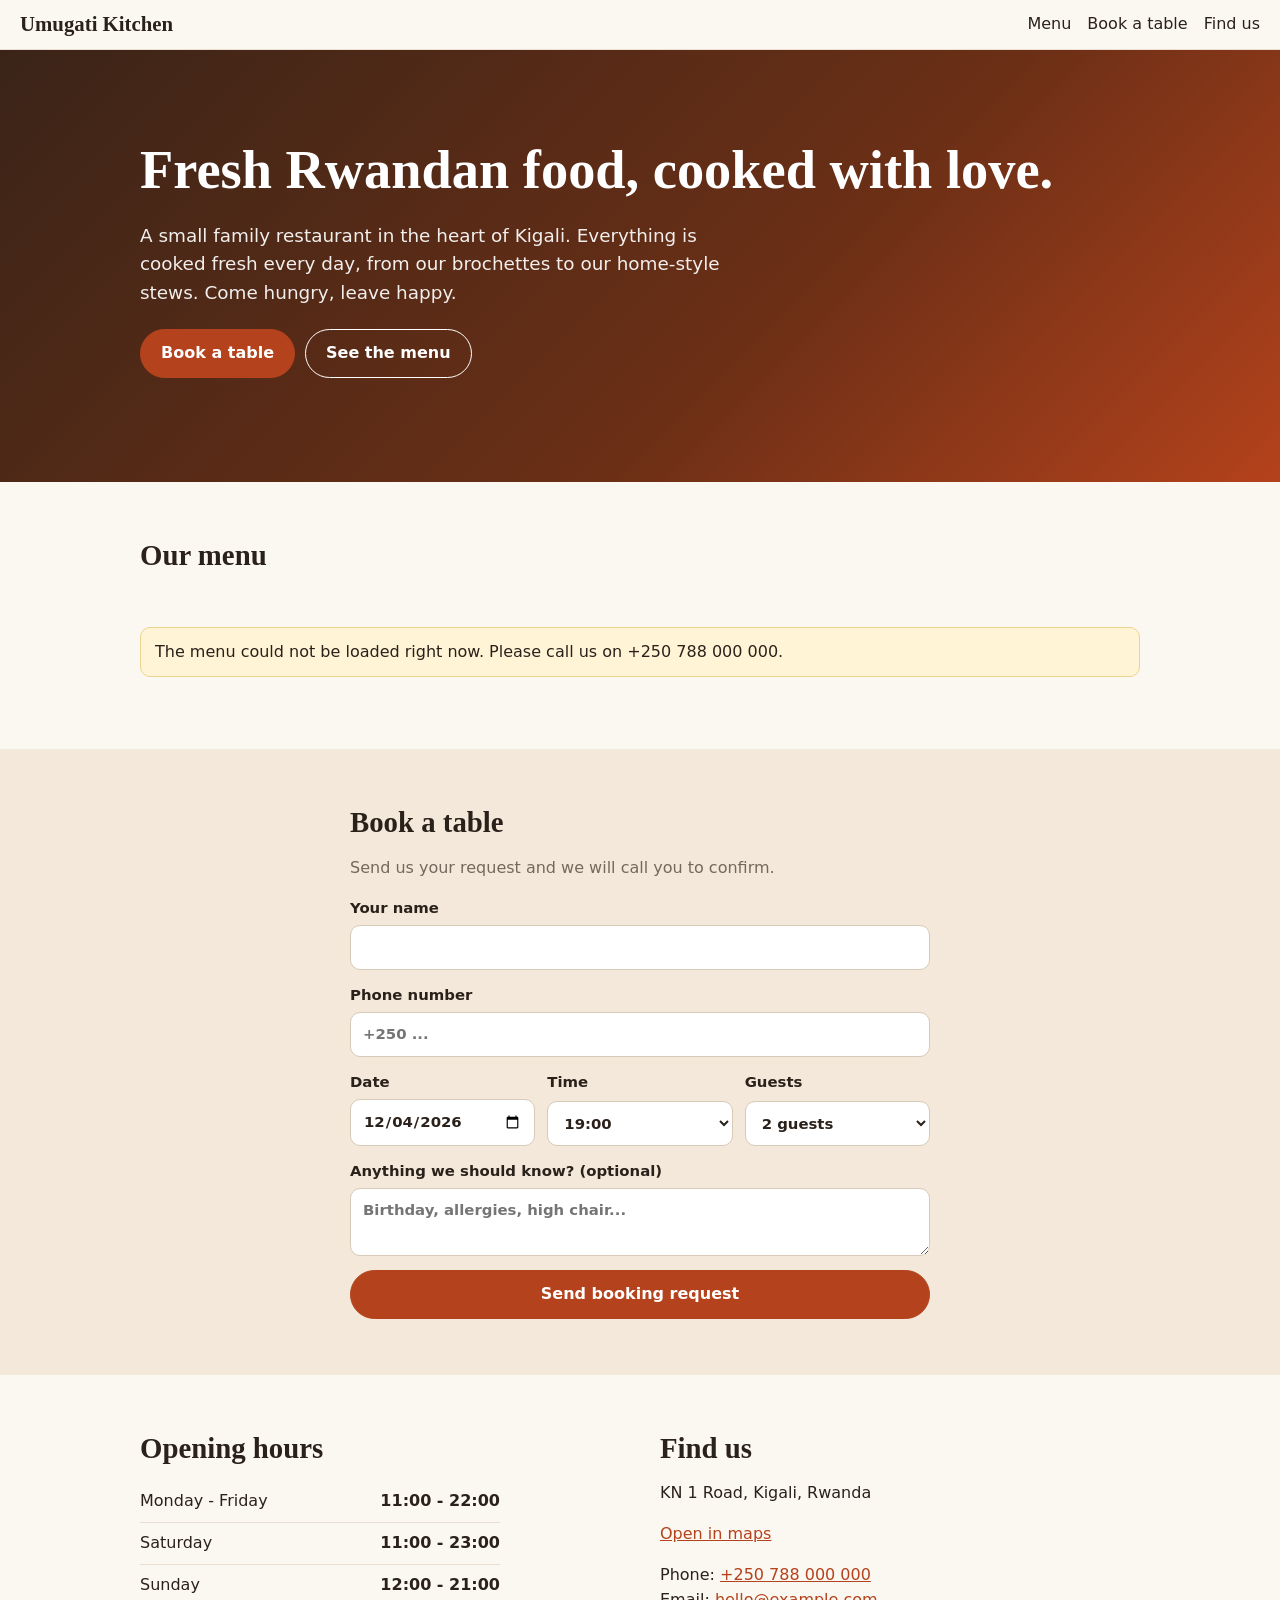
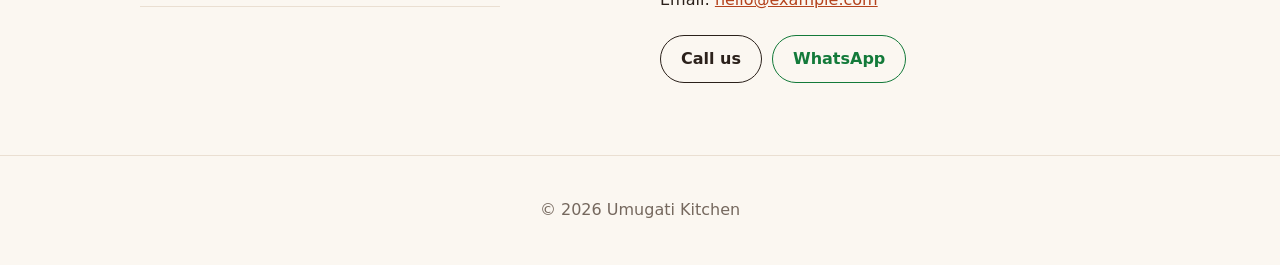
<file: site/index.html>
<!doctype html>
<html lang="en">
<head>
<meta charset="utf-8">
<meta name="viewport" content="width=device-width, initial-scale=1">
<title>Restaurant</title>
<meta name="description" content="Menu, opening hours and table booking.">
<link rel="stylesheet" href="css/style.css">
</head>
<body>
<header class="top">
  <a class="brand" href="#top" id="brand">Restaurant</a>
  <nav><a href="#menu">Menu</a><a href="#book-section">Book a table</a><a href="#visit">Find us</a></nav>
</header>

<main id="top">
  <section class="hero">
    <div class="wrap">
      <h1 id="tagline"></h1>
      <p id="about" class="lead"></p>
      <p class="cta"><a class="btn primary" href="#book-section">Book a table</a> <a class="btn" href="#menu">See the menu</a></p>
    </div>
  </section>

  <section id="menu" class="wrap">
    <h2>Our menu</h2>
    <div id="tabs" class="chips" role="tablist" aria-label="Menu categories"></div>
    <div id="menu-list" class="dishes"><p class="muted">Loading the menu...</p></div>
  </section>

  <section id="book-section" class="band">
    <div class="wrap narrow">
      <h2>Book a table</h2>
      <p class="muted">Send us your request and we will call you to confirm.</p>
      <form id="book" novalidate>
        <label>Your name <input name="name" autocomplete="name" maxlength="80" required></label>
        <label>Phone number <input name="phone" type="tel" autocomplete="tel" maxlength="30" placeholder="+250 ..." required></label>
        <div class="row3">
          <label>Date <input name="date" type="date" required></label>
          <label>Time <select name="time"></select></label>
          <label>Guests <select name="guests"></select></label>
        </div>
        <label>Anything we should know? (optional) <textarea name="notes" rows="2" maxlength="300" placeholder="Birthday, allergies, high chair..."></textarea></label>
        <input class="hp" name="website" tabindex="-1" autocomplete="off" aria-hidden="true">
        <button class="btn primary" type="submit">Send booking request</button>
        <p id="book-msg" class="msg" hidden role="status"></p>
      </form>
    </div>
  </section>

  <section id="visit" class="wrap two">
    <div>
      <h2>Opening hours</h2>
      <table class="hours"><tbody id="hours"></tbody></table>
    </div>
    <div>
      <h2>Find us</h2>
      <p id="addr"></p>
      <p><a id="map" target="_blank" rel="noopener">Open in maps</a></p>
      <p>Phone: <a id="tel"></a><br>Email: <a id="mail"></a></p>
      <p class="cta"><a class="btn" id="call">Call us</a> <a class="btn wa" id="wa" target="_blank" rel="noopener" hidden>WhatsApp</a></p>
    </div>
  </section>
</main>

<footer><p>&copy; <span id="year"></span> <span id="foot-name"></span></p></footer>

<script src="js/config.js"></script>
<script src="js/api.js"></script>
<script src="js/app.js"></script>
</body>
</html>
</file>
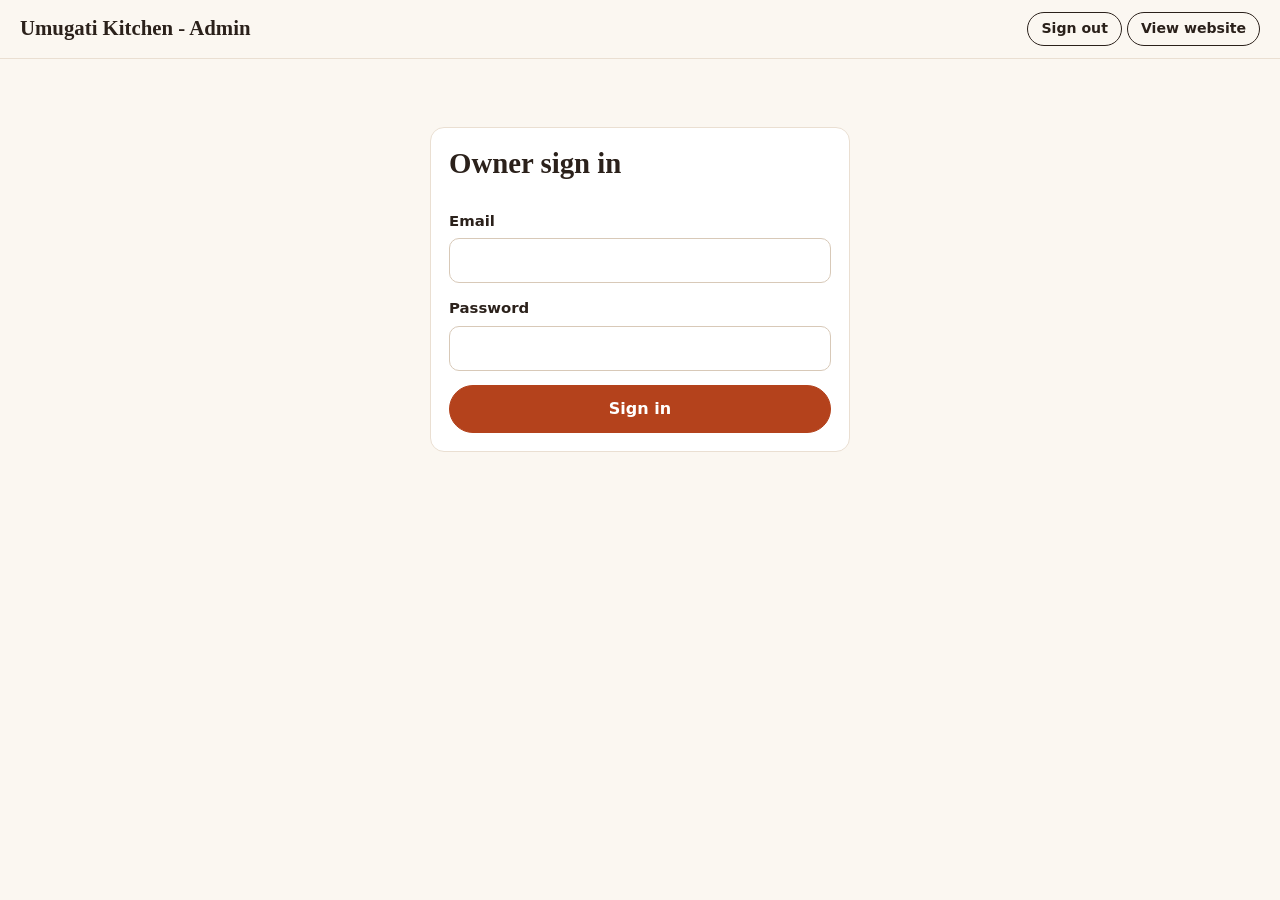
<file: site/admin.html>
<!doctype html>
<html lang="en">
<head>
<meta charset="utf-8">
<meta name="viewport" content="width=device-width, initial-scale=1">
<meta name="robots" content="noindex">
<title>Admin</title>
<link rel="stylesheet" href="css/style.css">
<link rel="stylesheet" href="css/admin.css">
</head>
<body class="admin">
<header class="top"><span class="brand" id="brand">Admin</span><span><span id="who" class="muted"></span> <button class="btn small" id="out" hidden>Sign out</button> <a class="btn small" href="index.html">View website</a></span></header>

<main class="wrap" id="login-box">
  <form id="login" class="card narrow-card">
    <h2>Owner sign in</h2>
    <label>Email <input name="email" type="email" autocomplete="username" required></label>
    <label>Password <input name="password" type="password" autocomplete="current-password" required></label>
    <button class="btn primary" type="submit">Sign in</button>
    <p id="login-msg" class="msg bad" hidden></p>
  </form>
</main>

<main class="wrap" id="app" hidden>
  <div class="chips" id="tabs"><button class="chip on" data-t="res">Bookings <span id="newcount" class="badge" hidden></span></button><button class="chip" data-t="menu">Menu</button></div>

  <section id="res">
    <div class="bar"><select id="rf"><option value="upcoming">Coming up</option><option value="new">Waiting for me to confirm</option><option value="all">All bookings</option></select><span class="muted" id="rcount"></span></div>
    <div class="card scroll"><table class="tbl" id="rt"><thead><tr><th>When</th><th>Guest</th><th>Phone</th><th>Guests</th><th>Notes</th><th>Status</th><th></th></tr></thead><tbody></tbody></table></div>
  </section>

  <section id="menu" hidden>
    <div class="bar"><button class="btn primary" id="add">Add a dish</button><span class="muted">Switch a dish off when it is finished. Customers only see dishes that are on.</span></div>
    <div class="card scroll"><table class="tbl" id="mt"><thead><tr><th>Dish</th><th>Category</th><th>Price</th><th>On the menu</th><th></th></tr></thead><tbody></tbody></table></div>
  </section>
  <p id="msg" class="msg" hidden role="status"></p>
</main>

<dialog id="dlg">
  <form method="dialog" id="df">
    <h3 id="dt">Dish</h3>
    <label>Name <input name="name" maxlength="80" required></label>
    <label>Category <input name="category" list="cats" maxlength="40" required placeholder="Starters, Mains, Desserts, Drinks..."></label><datalist id="cats"></datalist>
    <label>Description <textarea name="description" rows="2" maxlength="300"></textarea></label>
    <div class="row2"><label>Price <input name="price" type="number" min="0" step="any" required></label><label>Order in list <input name="sort_order" type="number" step="1" value="0"></label></div>
    <label>Photo link (optional) <input name="image_url" type="url" placeholder="https://..."></label>
    <label class="check"><input name="available" type="checkbox" checked> Show on the menu</label>
    <p id="dmsg" class="msg bad" hidden></p>
    <div class="row2"><button class="btn" value="cancel" formnovalidate>Cancel</button><button class="btn primary" id="save" value="ok">Save</button></div>
  </form>
</dialog>

<script src="js/config.js"></script>
<script src="js/api.js"></script>
<script src="js/admin.js"></script>
</body>
</html>
</file>
<file: site/css/style.css>
:root { --bg: #fbf7f1; --card: #fff; --ink: #2b211b; --muted: #75685e; --brand: #b4421c; --brand-d: #8f3315; --line: #eadfd2; --band: #f3e8d9; --ok: #1f7a46; --bad: #b3261e; --radius: 14px; }
* { box-sizing: border-box; }
html { scroll-behavior: smooth; scroll-padding-top: 70px; }
body { margin: 0; background: var(--bg); color: var(--ink); font: 16px/1.55 system-ui, -apple-system, "Segoe UI", Roboto, sans-serif; }
h1, h2, h3, .brand { font-family: Georgia, "Times New Roman", serif; line-height: 1.2; }
h1 { font-size: clamp(2rem, 6vw, 3.4rem); margin: 0 0 .6rem; }
h2 { font-size: 1.8rem; margin: 0 0 1rem; }
a { color: var(--brand); }
.wrap { max-width: 1040px; margin: 0 auto; padding: 56px 20px; }
.wrap.narrow { max-width: 620px; }
.muted { color: var(--muted); }
.top { position: sticky; top: 0; z-index: 5; display: flex; align-items: center; justify-content: space-between; gap: 12px; padding: 12px 20px; background: rgba(251, 247, 241, .94); backdrop-filter: blur(6px); border-bottom: 1px solid var(--line); }
.brand { font-size: 1.3rem; font-weight: 700; color: var(--ink); text-decoration: none; }
.top nav a { margin-left: 16px; color: var(--ink); text-decoration: none; font-weight: 500; }
.top nav a:hover { color: var(--brand); }
.hero { background: linear-gradient(135deg, #3a2418, #6b2f16 60%, #b4421c); color: #fff; }
.hero .wrap { padding: 88px 20px; }
.lead { font-size: 1.15rem; max-width: 620px; opacity: .92; }
.cta { display: flex; gap: 10px; flex-wrap: wrap; margin-top: 22px; }
.btn { display: inline-block; padding: 11px 20px; border-radius: 999px; border: 1.5px solid currentColor; background: transparent; color: inherit; font: inherit; font-weight: 600; text-decoration: none; cursor: pointer; }
.hero .btn { color: #fff; }
.btn.primary { background: var(--brand); border-color: var(--brand); color: #fff; }
.btn.primary:hover { background: var(--brand-d); border-color: var(--brand-d); }
.btn.wa { color: #137a3a; }
.btn:disabled { opacity: .6; cursor: wait; }
.chips { display: flex; flex-wrap: wrap; gap: 8px; margin-bottom: 22px; }
.chip { padding: 7px 16px; border-radius: 999px; border: 1px solid var(--line); background: var(--card); color: var(--ink); font: inherit; cursor: pointer; }
.chip.on { background: var(--ink); border-color: var(--ink); color: #fff; }
.dishes { display: grid; grid-template-columns: repeat(auto-fill, minmax(290px, 1fr)); gap: 16px; }
.dish { background: var(--card); border: 1px solid var(--line); border-radius: var(--radius); overflow: hidden; display: flex; flex-direction: column; }
.dish img { width: 100%; height: 170px; object-fit: cover; display: block; }
.dish-body { padding: 14px 16px 16px; }
.dish-top { display: flex; justify-content: space-between; gap: 10px; align-items: baseline; }
.dish h3 { margin: 0; font-size: 1.12rem; }
.dish p { margin: 6px 0 10px; color: var(--muted); font-size: .95rem; }
.price { font-weight: 700; color: var(--brand); white-space: nowrap; }
.tag { font-size: .75rem; text-transform: uppercase; letter-spacing: .06em; color: var(--muted); }
.note { background: #fff4d6; border: 1px solid #ecd48f; padding: 12px 14px; border-radius: 10px; grid-column: 1 / -1; }
.band { background: var(--band); }
form { display: grid; gap: 14px; }
label { display: grid; gap: 5px; font-weight: 600; font-size: .93rem; }
input, select, textarea { font: inherit; padding: 10px 12px; border: 1px solid #d8c9b8; border-radius: 10px; background: #fff; color: var(--ink); width: 100%; }
input:focus, select:focus, textarea:focus, .btn:focus-visible, .chip:focus-visible { outline: 3px solid rgba(180, 66, 28, .35); outline-offset: 1px; }
.row3 { display: grid; grid-template-columns: repeat(3, 1fr); gap: 12px; }
.hp { position: absolute; left: -9999px; width: 1px; height: 1px; opacity: 0; }
.msg { margin: 0; padding: 11px 14px; border-radius: 10px; font-weight: 500; }
.msg.ok { background: #e3f4ea; color: var(--ok); } .msg.bad { background: #fde8e6; color: var(--bad); }
.two { display: grid; grid-template-columns: 1fr 1fr; gap: 40px; }
.hours { border-collapse: collapse; width: 100%; max-width: 360px; }
.hours td { padding: 8px 0; border-bottom: 1px solid var(--line); } .hours td:last-child { text-align: right; font-weight: 600; }
footer { text-align: center; padding: 26px 20px; color: var(--muted); border-top: 1px solid var(--line); }
@media (max-width: 720px) { .two { grid-template-columns: 1fr; gap: 10px; } .row3 { grid-template-columns: 1fr 1fr; } .row3 label:first-child { grid-column: 1 / -1; } .top nav a:nth-child(3) { display: none; } .wrap { padding: 40px 16px; } .hero .wrap { padding: 60px 16px; } }
</file>
<file: site/css/admin.css>
.admin .wrap { padding-top: 28px; }
.card { background: #fff; border: 1px solid var(--line); border-radius: var(--radius); padding: 18px; }
.narrow-card { max-width: 420px; margin: 40px auto; }
.scroll { overflow-x: auto; padding: 6px 10px; }
.bar { display: flex; align-items: center; gap: 12px; margin: 0 0 14px; flex-wrap: wrap; }
.bar select { width: auto; }
.btn.small { padding: 5px 13px; font-size: .88rem; }
.btn.danger { color: var(--bad); }
.tbl { width: 100%; border-collapse: collapse; }
.tbl th { text-align: left; font-size: .78rem; text-transform: uppercase; letter-spacing: .05em; color: var(--muted); padding: 10px 8px; }
.tbl td { padding: 10px 8px; border-top: 1px solid var(--line); vertical-align: top; }
.tbl td.actions { white-space: nowrap; text-align: right; }
.pill { display: inline-block; padding: 2px 10px; border-radius: 999px; font-size: .8rem; font-weight: 700; }
.pill.new { background: #fff1c9; color: #7a5a00; } .pill.confirmed { background: #e3f4ea; color: var(--ok); } .pill.cancelled { background: #eee; color: #777; }
.badge { background: var(--brand); color: #fff; border-radius: 999px; padding: 0 7px; font-size: .75rem; margin-left: 4px; }
.chip .badge { vertical-align: 1px; }
.off { opacity: .5; }
dialog { border: 0; border-radius: var(--radius); padding: 22px; width: min(480px, 94vw); box-shadow: 0 20px 60px rgba(0, 0, 0, .3); }
dialog::backdrop { background: rgba(30, 20, 10, .5); }
dialog form { gap: 12px; }
.row2 { display: grid; grid-template-columns: 1fr 1fr; gap: 12px; }
.check { display: flex; align-items: center; gap: 8px; font-weight: 500; } .check input { width: auto; }
#login { gap: 14px; }
</file>
